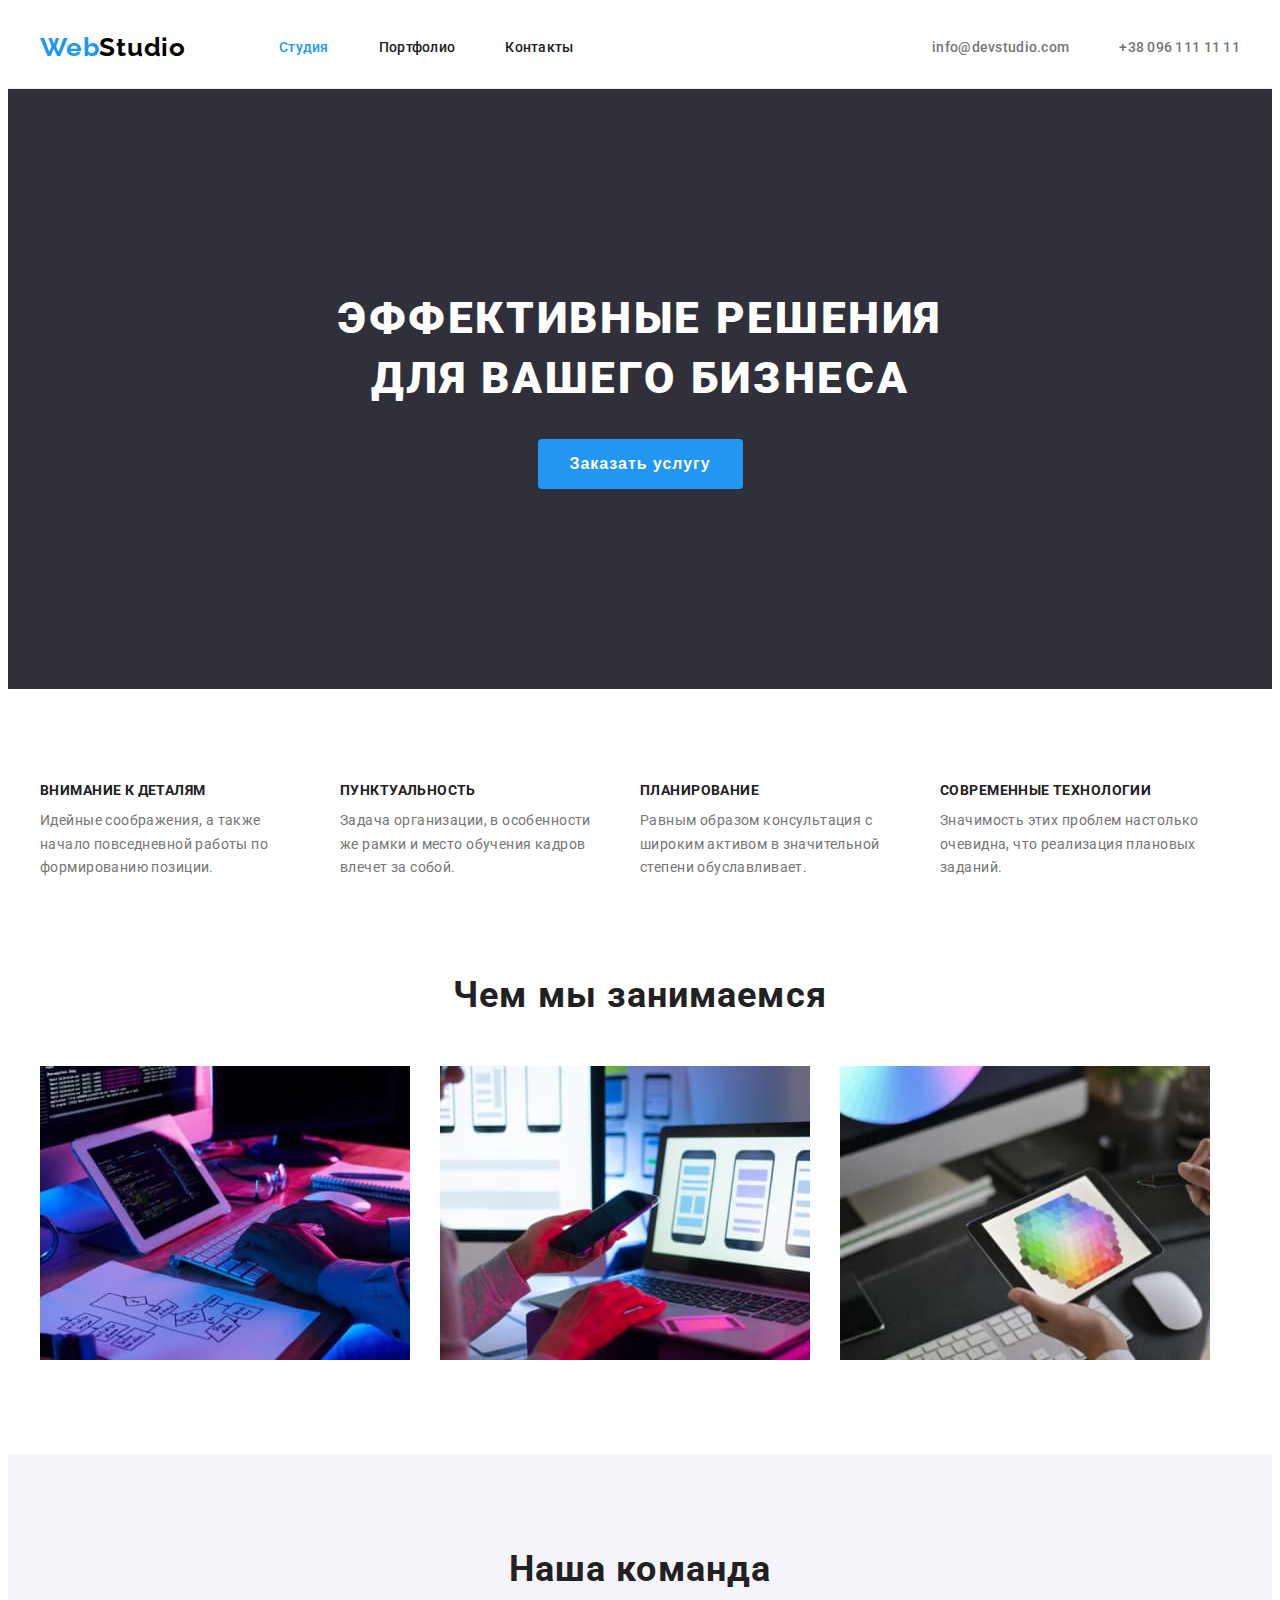
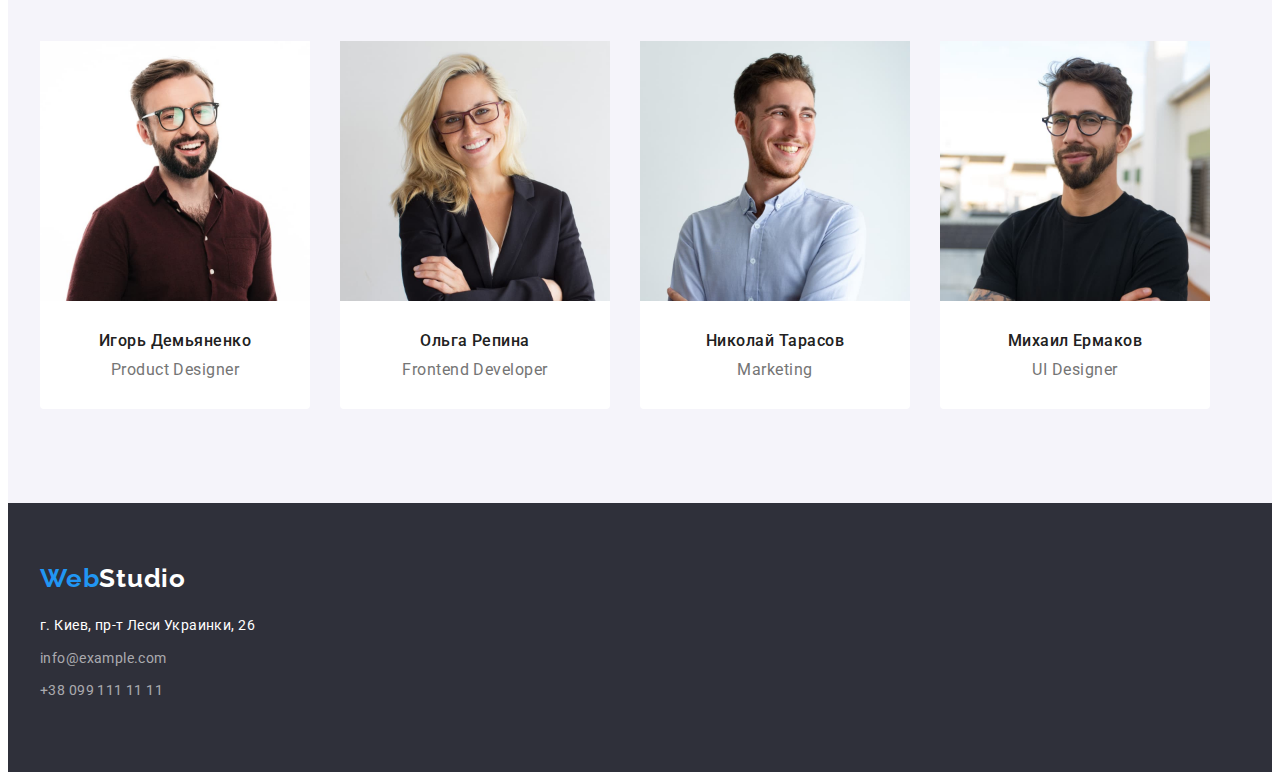
<file: index.html>
<!DOCTYPE html>
<html lang="ru">

<head>
    <meta charset="UTF-8">
    <meta http-equiv="X-UA-Compatible" content="IE=edge">
    <meta name="viewport" content="width=device-width, initial-scale=1.0">
    <title>Web Studio</title>
    <link rel="stylesheet" href="https://cdnjs.cloudflare.com/ajax/libs/modern-normalize/1.1.0/modern-normalize.min.css"
        integrity="sha512-wpPYUAdjBVSE4KJnH1VR1HeZfpl1ub8YT/NKx4PuQ5NmX2tKuGu6U/JRp5y+Y8XG2tV+wKQpNHVUX03MfMFn9Q=="
        crossorigin="anonymous" referrerpolicy="no-referrer">
    <link rel="preconnect" href="https://fonts.gstatic.com" crossorigin>
    <link rel="stylesheet"
        href="https://fonts.googleapis.com/css2?family=Raleway:wght@700&family=Roboto:wght@400;500;700;900&display=swap">
    <link rel="stylesheet" href="./css/styles.css">
</head>

<body>
    <header class="line">
        <div class="container header-content">
            <nav class="page-nav">
                <a href="./index.html" class="logo link">Web<span class="logo-header">Studio</span></a>

                <ul class="main-nav list">
                    <li class="item"><a href="./index.html" class="navigation current link">Студия</a></li>
                    <li class="item"><a href="./portfolio.html" class="navigation link">Портфолио</a></li>
                    <li class="item"><a href="" class="navigation link">Контакты</a></li>
                </ul>
            </nav>

            <ul class="main-contacts list">
                <li class="item">
                    <a href="mailto:info@devstudio.com" class="header-contacts link">info@devstudio.com</a>
                </li>
                <li class="item">
                    <a href="tel:+380961111111" class="header-contacts link">+38 096 111 11 11</a>
                </li>
            </ul>
        </div>
    </header>

    <main>
        <!--Hero-->
        <section class="hero">
            <div class="container">
                <h1 class="hero-title">Эффективные решения <br>для вашего бизнеса</h1>
                <button type="button" class="hero-button">Заказать услугу</button>
            </div>
        </section>

        <!--Our features-->
        <section class="section">
            <div class="container">
                <h2 class="visually-hidden">Наши особенности</h2>

                <ul class="features-list list">
                    <li class="features-list-item">
                        <h3 class="features-title">Внимание к деталям</h3>
                        <p class="features-text">Идейные соображения, а также начало повседневной работы по формированию
                            позиции.</p>
                    </li>

                    <li class="features-list-item">
                        <h3 class="features-title">Пунктуальность</h3>
                        <p class="features-text">Задача организации, в особенности же рамки и место обучения кадров
                            влечет
                            за собой.</p>
                    </li>

                    <li class="features-list-item">
                        <h3 class="features-title">Планирование</h3>
                        <p class="features-text">Равным образом консультация с широким активом в значительной степени
                            обуславливает.</p>
                    </li>

                    <li class="features-list-item">
                        <h3 class="features-title">Современные технологии</h3>
                        <p class="features-text">Значимость этих проблем настолько очевидна, что реализация плановых
                            заданий.</p>
                    </li>
                </ul>
            </div>
        </section>

        <!--What are we doing-->
        <section class="section nopadding">
            <div class="container">
                <h2 class="secondary-title">Чем мы занимаемся</h2>
                <ul class="work list">
                    <li class="work-item">
                        <img src="./images/desktop-applications.jpg" alt="Десктопные приложения" width="370">
                    </li>

                    <li class="work-item">
                        <img src="./images/mobile-applications.jpg" alt="Мобильные приложения" width="370">
                    </li>

                    <li class="work-item">
                        <img src="./images/design-solutions.jpg" alt="Дизайнерские решения" width="370">
                    </li>
                </ul>
            </div>
        </section>

        <!--Our team-->
        <section class="section team">
            <div class="container">
                <h2 class="secondary-title">Наша команда</h2>
                <ul class="team-list list">
                    <li class="team-card">
                        <img src="./images/team-card-igor.jpg" alt="Игорь" width="270">
                        <div class="card-description">
                            <h3 class="team-card-title">Игорь Демьяненко</h3>
                            <p class="team-card-text">Product Designer</p>
                        </div>
                    </li>

                    <li class="team-card">
                        <img src="./images/team-card-olga.jpg" alt="Ольга" width="270">
                        <div class="card-description">
                            <h3 class="team-card-title">Ольга Репина</h3>
                            <p class="team-card-text">Frontend Developer</p>
                        </div>
                    </li>

                    <li class="team-card">
                        <img src="./images/team-card-nikolay.jpg" alt="Николай" width="270">
                        <div class="card-description">
                            <h3 class="team-card-title">Николай Тарасов</h3>
                            <p class="team-card-text">Marketing</p>
                        </div>
                    </li>

                    <li class="team-card">
                        <img src="./images/team-card-michael.jpg" alt="Михаил" width="270">
                        <div class="card-description">
                            <h3 class="team-card-title">Михаил Ермаков</h3>
                            <p class="team-card-text">UI Designer</p>
                        </div>
                    </li>
                </ul>
            </div>
        </section>
    </main>

    <footer class="page-footer">
        <div class="container">
            <a href="./index.html" class="logo link">Web<span class="logo-footer">Studio</span></a>

            <address class="contacts">
                <p class="contacts-text">г. Киев, пр-т Леси Украинки, 26</p>

                <ul class="list">
                    <li class="footer-list-item">
                        <a href="mailto:info@example.com" class="footer-contacts link">info@example.com</a>
                    </li>

                    <li class="footer-list-item">
                        <a href="tel:+380991111111" class="footer-contacts link">+38 099 111 11 11</a>
                    </li>
                </ul>
            </address>
        </div>
    </footer>
</body>

</html>
</file>
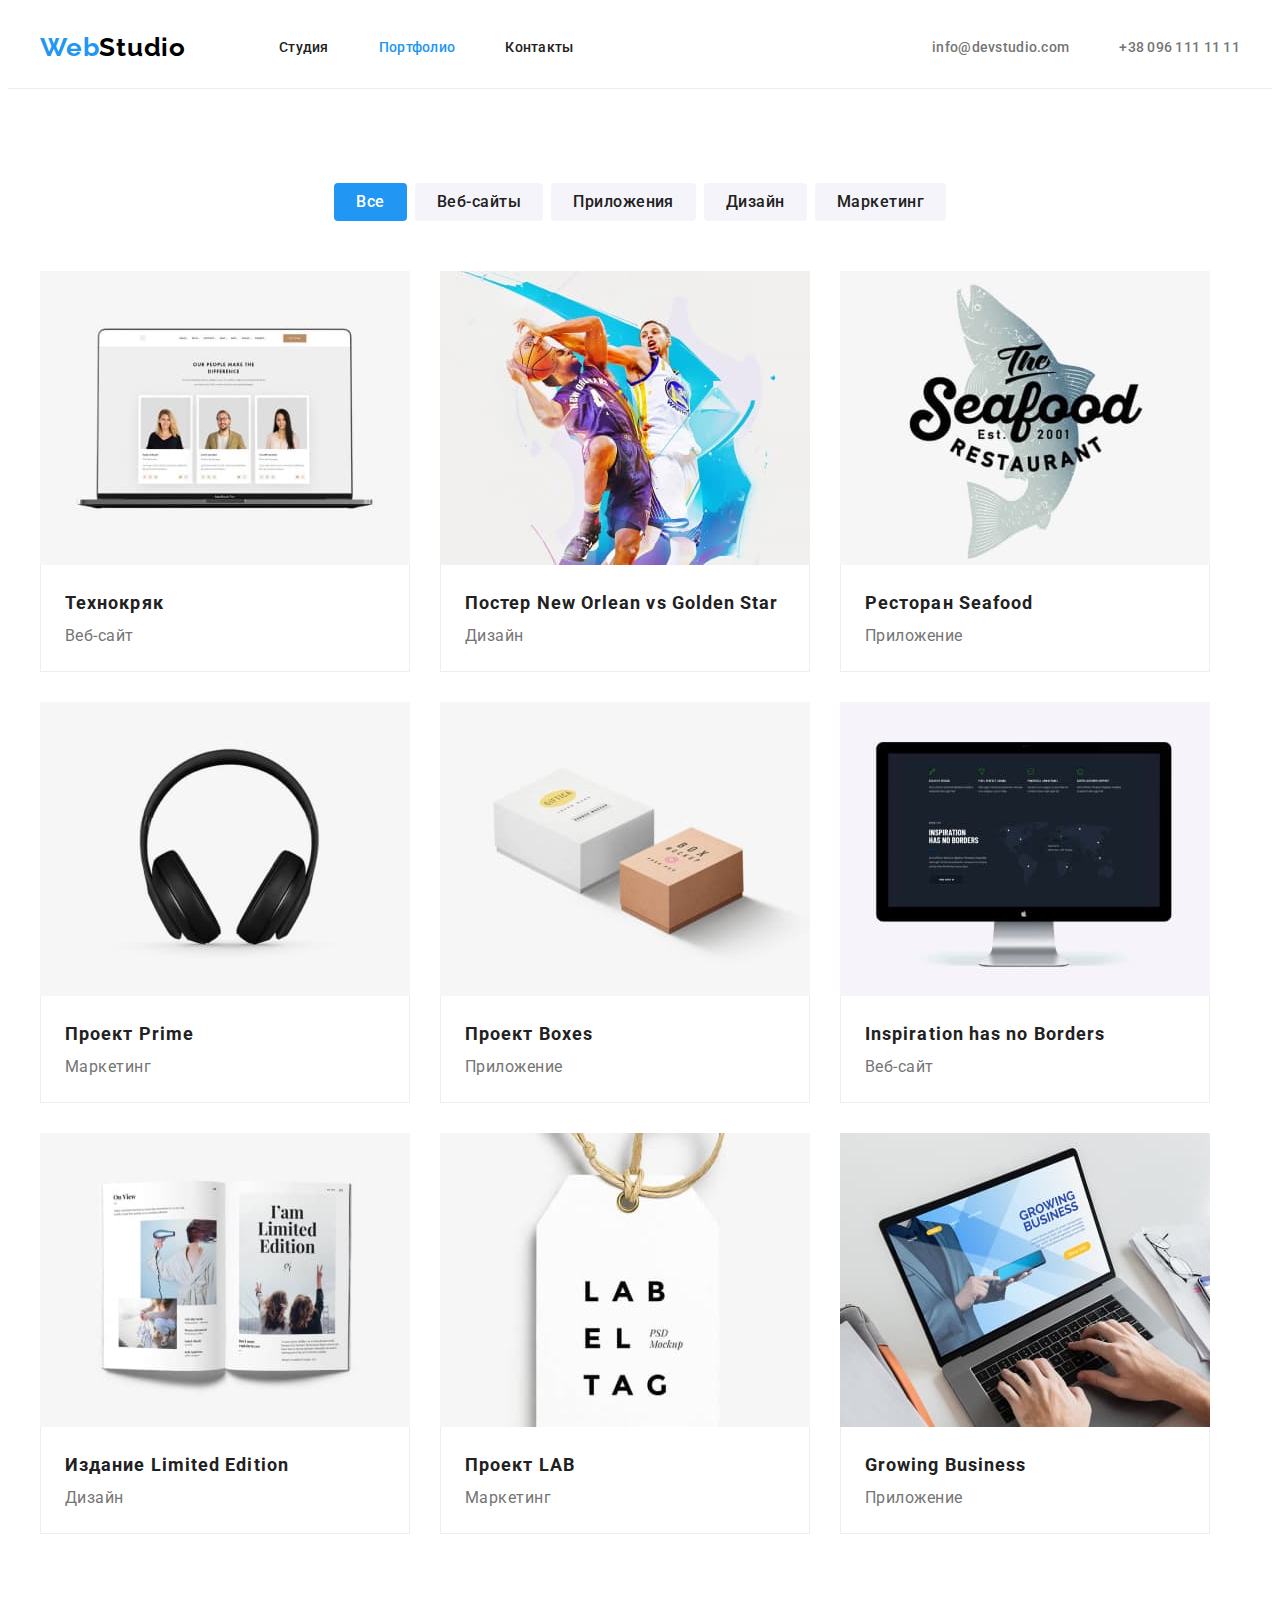
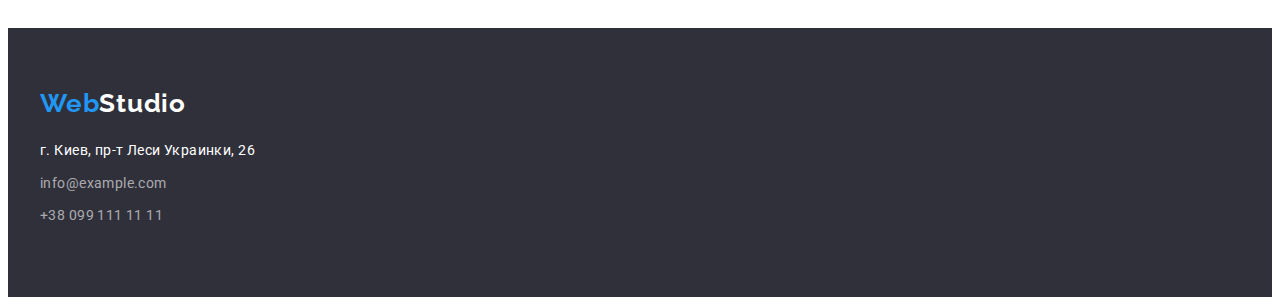
<file: portfolio.html>
<!DOCTYPE html>
<html lang="ru">

<head>
    <meta charset="UTF-8">
    <meta http-equiv="X-UA-Compatible" content="IE=edge">
    <meta name="viewport" content="width=device-width, initial-scale=1.0">
    <title>Web Studio</title>
    <link rel="stylesheet" href="https://cdnjs.cloudflare.com/ajax/libs/modern-normalize/1.1.0/modern-normalize.min.css"
        integrity="sha512-wpPYUAdjBVSE4KJnH1VR1HeZfpl1ub8YT/NKx4PuQ5NmX2tKuGu6U/JRp5y+Y8XG2tV+wKQpNHVUX03MfMFn9Q=="
        crossorigin="anonymous" referrerpolicy="no-referrer">
    <link rel="preconnect" href="https://fonts.gstatic.com" crossorigin>
    <link rel="stylesheet"
        href="https://fonts.googleapis.com/css2?family=Raleway:wght@700&family=Roboto:wght@400;500;700;900&display=swap">
    <link rel="stylesheet" href="./css/styles.css">
</head>

<body>
    <header class="line">
        <div class="container header-content">
            <nav class="page-nav">
                <a href="./index.html" class="logo link">Web<span class="logo-header">Studio</span></a>

                <ul class="main-nav list">
                    <li class="item"><a href="./index.html" class="navigation link">Студия</a></li>
                    <li class="item"><a href="./portfolio.html" class="navigation current link">Портфолио</a></li>
                    <li class="item"><a href="" class="navigation link">Контакты</a></li>
                </ul>
            </nav>

            <ul class="main-contacts list">
                <li class="item">
                    <a href="mailto:info@devstudio.com" class="header-contacts link">info@devstudio.com</a>
                </li>
                <li class="item">
                    <a href="tel:+380961111111" class="header-contacts link">+38 096 111 11 11</a>
                </li>
            </ul>
        </div>
    </header>

    <main>
        <section class="section">
            <div class="container">
                <h1 class="visually-hidden">Портфолио</h1>
                <ul class="filter-btn list">
                    <li class="filter-item"><button type="button" class="button current-btn">Все</button></li>
                    <li class="filter-item"><button type="button" class="button">Веб-сайты</button></li>
                    <li class="filter-item"><button type="button" class="button">Приложения</button></li>
                    <li class="filter-item"><button type="button" class="button">Дизайн</button></li>
                    <li class="filter-item"><button type="button" class="button">Маркетинг</button></li>
                </ul>

                <ul class="portfolio-list list">
                    <li class="portfolio-item">
                        <a href="" class="link">
                            <img src="./images/tekhnokryak-project.jpg" alt="Технокряк" width="370">
                            <div class="item-description">
                                <h2 class="portfolio-title">Технокряк</h2>
                                <p class="portfolio-text">Веб-сайт</p>
                            </div>
                        </a>
                    </li>

                    <li class="portfolio-item">
                        <a href="" class="link">
                            <img src="./images/basketball-match-poster.jpg" alt="Постер New Orlean vs Golden Star"
                                width="370">
                            <div class="item-description">
                                <h2 class="portfolio-title">Постер New Orlean vs Golden Star</h2>
                                <p class="portfolio-text">Дизайн</p>
                            </div>
                        </a>
                    </li>

                    <li class="portfolio-item">
                        <a href="" class="link">
                            <img src="./images/seafood-restaurant.jpg" alt="Ресторан Seafood" width="370">
                            <div class="item-description">
                                <h2 class="portfolio-title">Ресторан Seafood</h2>
                                <p class="portfolio-text">Приложение</p>
                            </div>
                        </a>
                    </li>

                    <li class="portfolio-item">
                        <a href="" class="link">
                            <img src="./images/prime-project.jpg" alt="Проект Prime" width="370">
                            <div class="item-description">
                                <h2 class="portfolio-title">Проект Prime</h2>
                                <p class="portfolio-text">Маркетинг</p>
                            </div>
                        </a>
                    </li>

                    <li class="portfolio-item">
                        <a href="" class="link">
                            <img src="./images/boxes-project.jpg" alt="Проект Boxes" width="370">
                            <div class="item-description">
                                <h2 class="portfolio-title">Проект Boxes</h2>
                                <p class="portfolio-text">Приложение</p>
                            </div>
                        </a>
                    </li>

                    <li class="portfolio-item">
                        <a href="" class="link">
                            <img src="./images/inspiration-has-no-borders-project.jpg" alt="Inspiration has no Borders"
                                width="370">
                            <div class="item-description">
                                <h2 class="portfolio-title">Inspiration has no Borders</h2>
                                <p class="portfolio-text">Веб-сайт</p>
                            </div>
                        </a>
                    </li>

                    <li class="portfolio-item">
                        <a href="" class="link">
                            <img src="./images/limited-edition-pub.jpg" alt="Издание Limited Edition" width="370">
                            <div class="item-description">
                                <h2 class="portfolio-title">Издание Limited Edition</h2>
                                <p class="portfolio-text">Дизайн</p>
                            </div>
                        </a>
                    </li>

                    <li class="portfolio-item">
                        <a href="" class="link">
                            <img src="./images/lab-project.jpg" alt="Проект LAB" width="370">
                            <div class="item-description">
                                <h2 class="portfolio-title">Проект LAB</h2>
                                <p class="portfolio-text">Маркетинг</p>
                            </div>
                        </a>
                    </li>

                    <li class="portfolio-item">
                        <a href="" class="link">
                            <img src="./images/growing-business-project.jpg" alt="Growing Business" width="370">
                            <div class="item-description">
                                <h2 class="portfolio-title">Growing Business</h2>
                                <p class="portfolio-text">Приложение</p>
                            </div>
                        </a>
                    </li>
                </ul>
            </div>
        </section>
    </main>

    <footer class="page-footer">
        <div class="container">
            <a href="./index.html" class="logo link">Web<span class="logo-footer">Studio</span></a>

            <address class="contacts">
                <p class="contacts-text">г. Киев, пр-т Леси Украинки, 26</p>

                <ul class="list">
                    <li class="footer-list-item">
                        <a href="mailto:info@example.com" class="footer-contacts link">info@example.com</a>
                    </li>

                    <li class="footer-list-item">
                        <a href="tel:+380991111111" class="footer-contacts link">+38 099 111 11 11</a>
                    </li>
                </ul>
            </address>
        </div>
    </footer>
</body>

</html>
</file>
<file: css/styles.css>
:root {
  --primary-color: #ffffff;
  --secondary-color: #f5f4fa;
  --primary-text-color: #757575;
  --secondary-text-color: #212121;
  --accent: #2196f3;
  --button-bgc: #188ce8;
  --logo-color: #000000;
  --hero-color: #2f303a;
  --footer-contacts: rgba(255, 255, 255, 0.6);
  --header-line: #ececec;
  --border-line: #eeeeee;
}

body {
  background-color: var(--primary-color);
  color: var(--primary-text-color);
  font-family: 'Roboto', sans-serif;
  font-weight: 400;
  font-size: 14px;
}

/* Утиліти і загальні класи*/

/* Забирає крапки і відступи зі списків */
.list {
  list-style: none;

  padding: 0;
  margin: 0;
}

/* Забирає нижнє підкреслювання у посилань */
.link {
  text-decoration: none;
}

h1,
h2,
h3,
h4,
h5,
h6,
p,
ul {
  margin: 0;
}

img {
  display: block;
  max-width: 100%;
  height: auto;
}

/* Візуально ховає заголовки */
.visually-hidden {
  position: absolute;
  width: 1px;
  height: 1px;
  margin: -1px;
  border: 0;
  padding: 0;

  white-space: nowrap;
  clip-path: inset(100%);
  clip: rect(0 0 0 0);
  overflow: hidden;
}

/* Загальний клас для центрування тексту */
.container {
  margin-right: auto;
  margin-left: auto;
  padding-right: 15px;
  padding-left: 15px;
  width: 1200px;
}

.section {
  padding-top: 94px;
  padding-bottom: 94px;
}

/* Header */
.line {
  border-bottom: 1px solid var(--header-line);
}

.page-nav {
  display: flex;
  align-items: center;
}

.main-nav,
.main-contacts {
  font-weight: 500;
  font-size: inherit;
  line-height: 1.14;
  letter-spacing: 0.02em;

  display: flex;
}

.main-nav {
  margin-left: 93px;
}

.main-contacts {
  margin-left: auto;
}

.main-nav .item:not(:last-child),
.main-contacts .item:not(:last-child) {
  margin-right: 50px;
}

.main-nav .link,
.main-contacts .link {
  display: block;
  padding-top: 32px;
  padding-bottom: 32px;
}

.header-content {
  display: flex;
  align-items: center;
}

.navigation {
  color: var(--secondary-text-color);
}

.navigation:hover,
.navigation:focus {
  color: var(--accent);
}

.current {
  color: var(--accent);
}

.header-contacts {
  color: inherit;
}

.header-contacts:hover,
.header-contacts:focus {
  color: var(--accent);
}

.logo {
  color: var(--accent);
  font-family: 'Raleway', sans-serif;
  font-weight: 700;
  font-size: 26px;
  line-height: 1.19;
  letter-spacing: 0.03em;
  display: block;
}

.page-nav .logo {
  padding-top: 24px;
  padding-bottom: 25px;
}

.logo-header {
  color: var(--logo-color);
}

.logo-footer {
  color: var(--primary-color);
}

/* Hero section*/
.hero {
  background-color: var(--hero-color);
  text-align: center;
  padding-top: 200px;
  padding-bottom: 200px;
  margin-left: auto;
  margin-right: auto;
}

.hero-title {
  color: var(--primary-color);
  font-size: 44px;
  font-weight: 900;
  line-height: 1.36;
  text-transform: uppercase;
  letter-spacing: 0.06em;
  margin-top: 0;
  margin-bottom: 30px;
}

.hero-button {
  background-color: var(--accent);
  color: var(--primary-color);

  font-weight: 700;
  font-size: 16px;
  line-height: 1.87;
  letter-spacing: 0.06em;
  align-items: center;

  border-radius: 4px;
  padding: 10px 32px;
  min-width: 200px;
  height: 50px;
  border: none;

  cursor: pointer;
}

.hero-button:hover,
.hero-button:focus {
  background-color: var(--button-bgc);
}

/* Our features section*/
.features-list {
  display: flex;
}

.features-list-item {
  width: 270px;
  margin-right: 30px;
}

.features-list-item:last-child {
  margin-right: 0;
}

.features-title {
  color: var(--secondary-text-color);
  font-size: inherit;
  line-height: 1.14;
  letter-spacing: 0.03em;
  text-transform: uppercase;
  margin-top: 0;
  margin-bottom: 10px;
}

.features-text {
  font-size: inherit;
  line-height: 1.71;
  letter-spacing: 0.03em;
  margin: 0;
}

/* What are we doing & our team title sections*/
.secondary-title {
  color: var(--secondary-text-color);
  font-size: 36px;
  line-height: 1.17;
  text-align: center;
  letter-spacing: 0.03em;
  margin-top: 0;
  margin-bottom: 50px;
}

.work,
.team-list {
  display: flex;
}

.work-item:not(:last-child) {
  margin-right: 30px;
}

.nopadding {
  padding-top: 0;
}

/* Team section*/
.team {
  background-color: var(--secondary-color);
}

.team-card {
  background-color: var(--primary-color);
  border-radius: 0 0 4px 4px;
}

.team-card:not(:last-child) {
  margin-right: 30px;
}

.team-card-title {
  color: var(--secondary-text-color);
  font-weight: 500;
  font-size: 16px;
  line-height: 1.19;
  letter-spacing: 0.03em;
  margin-bottom: 10px;
}

.team-card-text {
  font-size: 16px;
  line-height: 1.19;
  letter-spacing: 0.03em;
  margin: 0;
}

.card-description {
  text-align: center;
  padding-top: 30px;
  padding-bottom: 30px;
}

/* Footer section*/
.page-footer {
  background-color: var(--hero-color);
  padding-top: 60px;
  padding-bottom: 60px;
}

.page-footer .logo {
  margin-bottom: 20px;
}

.contacts {
  font-style: inherit;
  font-size: inherit;
  line-height: 1.71;
  letter-spacing: 0.03em;
}

.contacts-text {
  color: var(--primary-color);
  margin-bottom: 9px;
}

.footer-list-item {
  margin-bottom: 9px;
}

.footer-contacts {
  color: var(--footer-contacts);
}
.footer-contacts:hover,
.footer-contacts:focus {
  color: var(--accent);
}

/* portfolio.html */

.button {
  font-family: inherit;
  font-weight: 500;
  font-size: 16px;
  line-height: 1.62;
  text-align: center;
  letter-spacing: 0.03em;

  border: none;
  border-radius: 4px;
  padding: 6px 22px;
  height: 38px;
  min-width: 73px;

  color: var(--secondary-text-color);
  background-color: var(--secondary-color);

  cursor: pointer;
}

.button:hover,
.button:focus {
  background-color: var(--accent);
  color: var(--primary-color);
}

.current-btn {
  background-color: var(--accent);
  color: var(--primary-color);
}

.filter-btn {
  display: flex;
  justify-content: center;
  margin-bottom: 50px;
}

.filter-item:not(:last-child) {
  margin-right: 8px;
}

.portfolio-list {
  display: flex;
  flex-wrap: wrap;
}

.portfolio-item {
  width: 370px;
}

.portfolio-item:not(:nth-child(3n)) {
  margin-right: 30px;
}

.portfolio-item:not(:nth-last-child(-n + 3)) {
  margin-bottom: 30px;
}

.item-description {
  padding: 20px 24px;
  border-right: 1px solid var(--border-line);
  border-bottom: 1px solid var(--border-line);
  border-left: 1px solid var(--border-line);
}

.portfolio-title {
  font-size: 18px;
  line-height: 2;
  letter-spacing: 0.06em;

  color: var(--secondary-text-color);
}

.portfolio-text {
  font-size: 16px;
  line-height: 1.87;
  letter-spacing: 0.03em;

  color: var(--primary-text-color);
}
</file>
